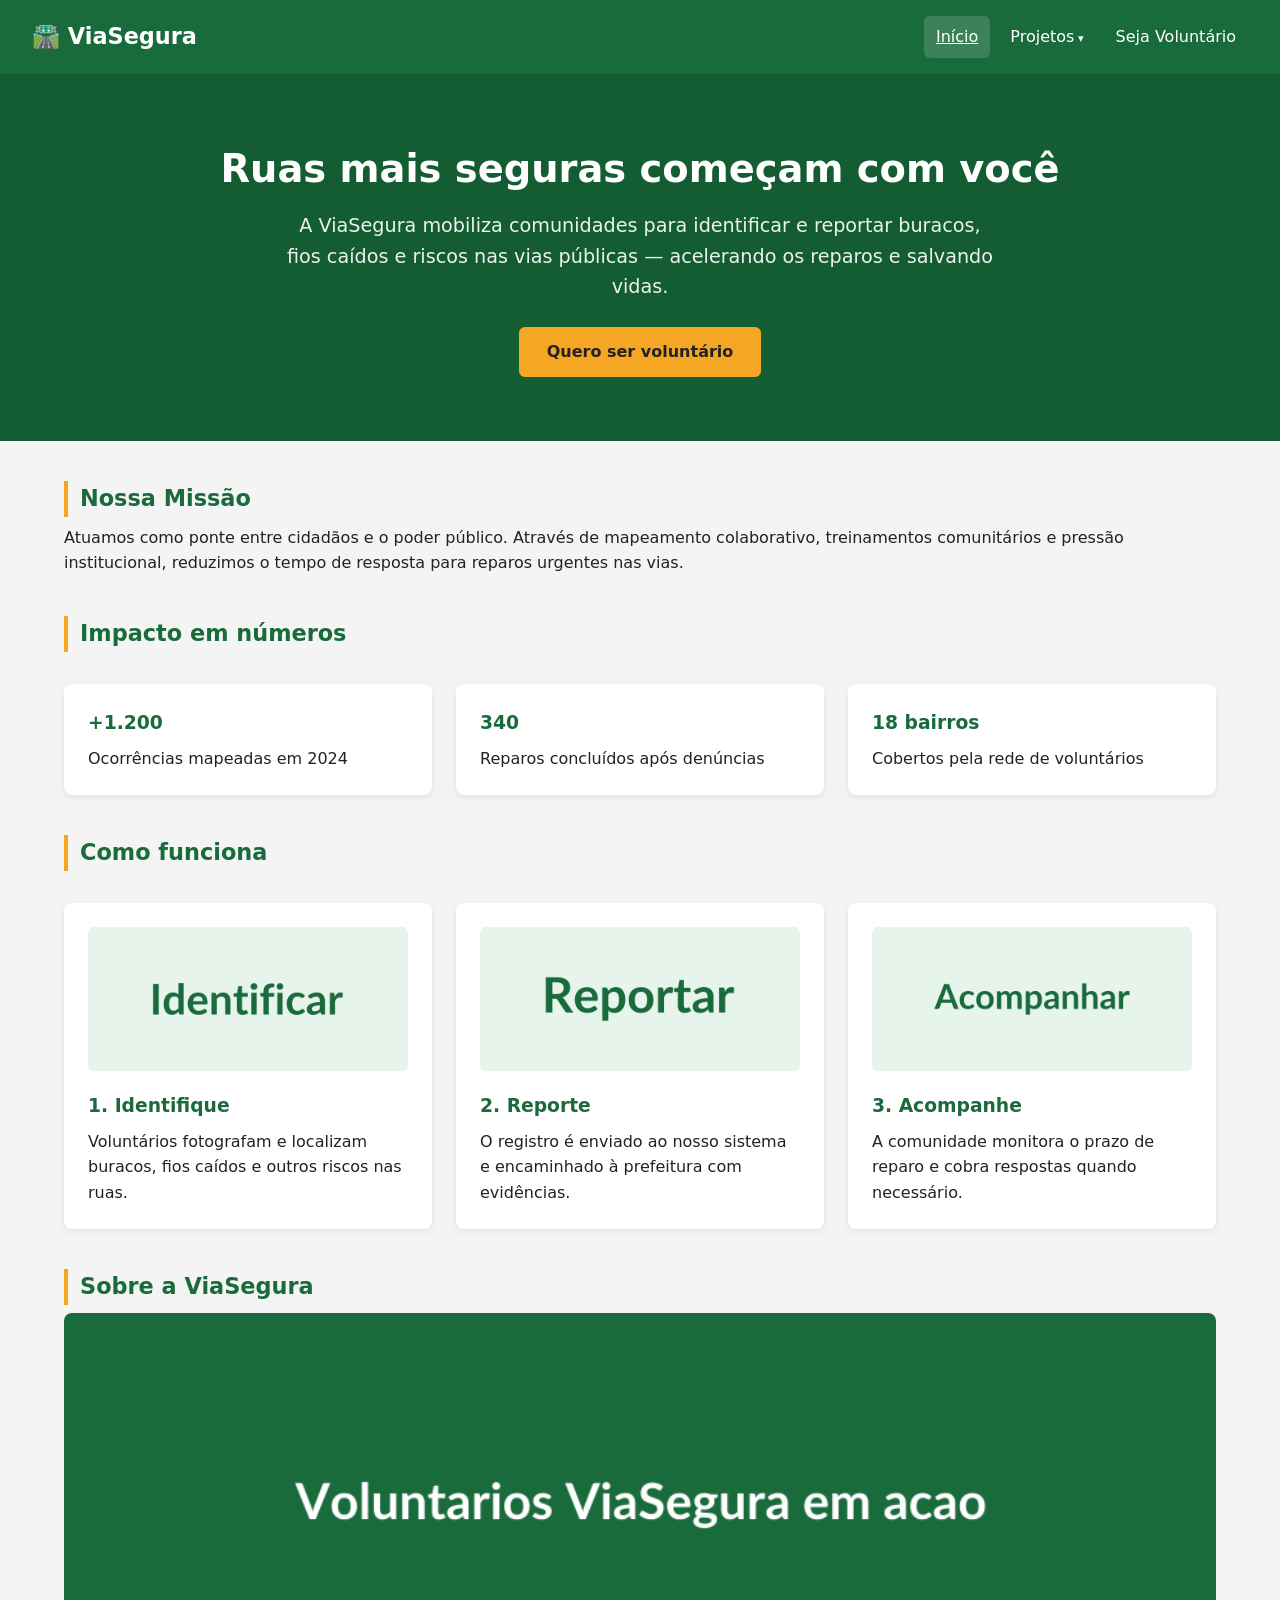
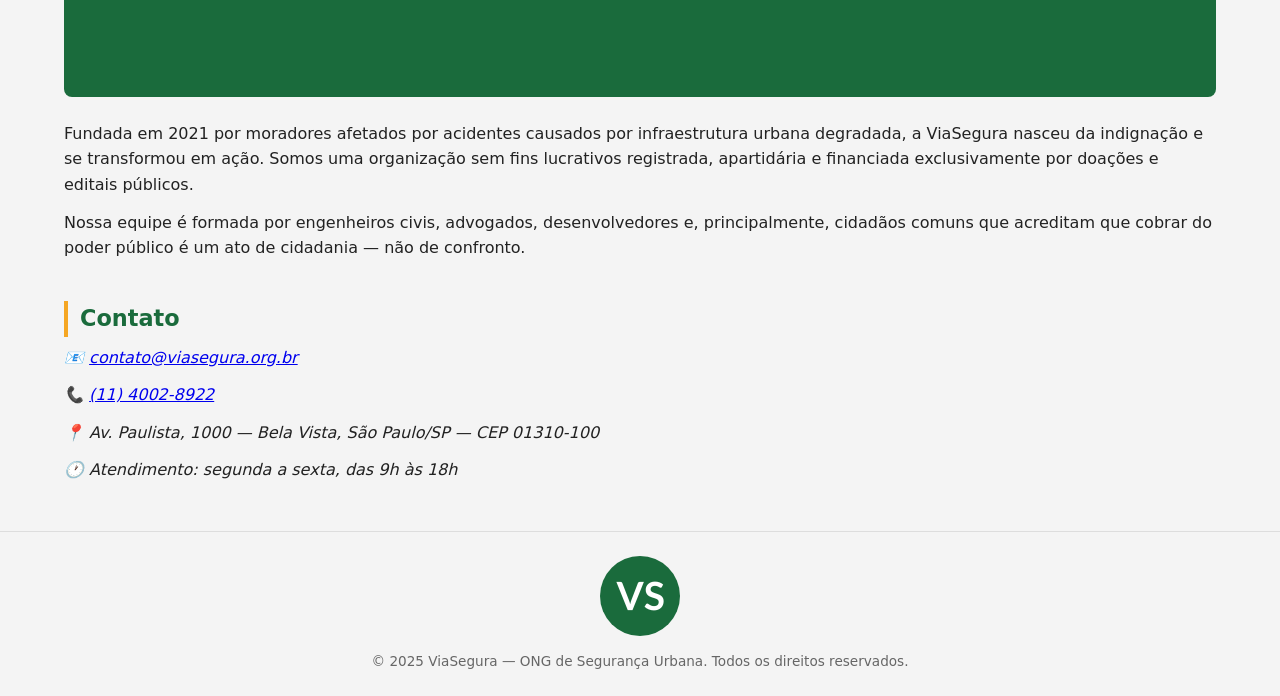
<file: html/index.html>
<!DOCTYPE html>
<html lang="pt-BR">
<head>
  <meta charset="UTF-8">
  <meta name="viewport" content="width=device-width, initial-scale=1.0">
  <title>ViaSegura — ONG de Segurança Urbana</title>
  <link rel="stylesheet" href="../css/style.css">
</head>
<body>

  <header>
    <a href="index.html" class="logo">🛣️ ViaSegura</a>
    <button class="nav-toggle" aria-controls="nav-principal" aria-expanded="false" aria-label="Abrir menu">
      <span></span><span></span><span></span>
    </button>
    <nav id="nav-principal" aria-label="Navegação principal">
      <a href="index.html" aria-current="page">Início</a>
      <div class="nav-item">
        <a href="projetos.html" aria-expanded="false" aria-haspopup="true">Projetos</a>
        <div class="dropdown" role="menu">
          <a href="projetos.html#ativos-titulo" role="menuitem">Projetos em andamento</a>
          <a href="projetos.html#concluidos-titulo" role="menuitem">Projetos concluídos</a>
          <a href="projetos.html#voluntariado-titulo" role="menuitem">Como se voluntariar</a>
          <a href="projetos.html#doacao-titulo" role="menuitem">Campanhas de doação</a>
          <a href="projetos.html#faq-titulo" role="menuitem">Perguntas frequentes</a>
        </div>
      </div>
      <a href="cadastro.html">Seja Voluntário</a>
    </nav>
  </header>

  <section class="hero" aria-labelledby="hero-titulo">
    <h1 id="hero-titulo">Ruas mais seguras começam com você</h1>
    <p>A ViaSegura mobiliza comunidades para identificar e reportar buracos, fios caídos e riscos nas vias públicas — acelerando os reparos e salvando vidas.</p>
    <a href="cadastro.html" class="btn">Quero ser voluntário</a>
  </section>

  <main>
    <section aria-labelledby="missao-titulo">
      <h2 class="section-title" id="missao-titulo">Nossa Missão</h2>
      <p>Atuamos como ponte entre cidadãos e o poder público. Através de mapeamento colaborativo, treinamentos comunitários e pressão institucional, reduzimos o tempo de resposta para reparos urgentes nas vias.</p>
    </section>

    <section aria-labelledby="numeros-titulo" style="margin-top: 40px;">
      <h2 class="section-title" id="numeros-titulo">Impacto em números</h2>
      <div class="cards">
        <article class="card"><h3>+1.200</h3><p>Ocorrências mapeadas em 2024</p></article>
        <article class="card"><h3>340</h3><p>Reparos concluídos após denúncias</p></article>
        <article class="card"><h3>18 bairros</h3><p>Cobertos pela rede de voluntários</p></article>
      </div>
    </section>

    <section aria-labelledby="como-titulo" style="margin-top: 40px;">
      <h2 class="section-title" id="como-titulo">Como funciona</h2>
      <div class="cards">
        <article class="card">
          <picture>
            <source srcset="../img/passo-identificar.png" type="image/png">
            <img src="../img/passo-identificar.png" alt="Voluntário apontando para buraco no asfalto e registrando com celular" width="400" height="180" loading="lazy" style="width:100%; height:auto; border-radius:6px; margin-bottom:12px;">
          </picture>
          <h3>1. Identifique</h3>
          <p>Voluntários fotografam e localizam buracos, fios caídos e outros riscos nas ruas.</p>
        </article>
        <article class="card">
          <picture>
            <source srcset="../img/passo-reportar.png" type="image/png">
            <img src="../img/passo-reportar.png" alt="Tela de aplicativo exibindo formulário de envio de ocorrência urbana" width="400" height="180" loading="lazy" style="width:100%; height:auto; border-radius:6px; margin-bottom:12px;">
          </picture>
          <h3>2. Reporte</h3>
          <p>O registro é enviado ao nosso sistema e encaminhado à prefeitura com evidências.</p>
        </article>
        <article class="card">
          <picture>
            <source srcset="../img/passo-acompanhar.png" type="image/png">
            <img src="../img/passo-acompanhar.png" alt="Mapa digital com marcadores coloridos indicando status de reparos em diferentes bairros" width="400" height="180" loading="lazy" style="width:100%; height:auto; border-radius:6px; margin-bottom:12px;">
          </picture>
          <h3>3. Acompanhe</h3>
          <p>A comunidade monitora o prazo de reparo e cobra respostas quando necessário.</p>
        </article>
      </div>
    </section>

    <section aria-labelledby="sobre-titulo" style="margin-top: 40px;">
      <h2 class="section-title" id="sobre-titulo">Sobre a ViaSegura</h2>
      <picture>
        <source srcset="../img/banner-sobre.png" type="image/png">
        <img src="../img/banner-sobre.png" alt="Grupo de voluntários da ViaSegura fotografando um buraco em via pública durante atividade de mapeamento" width="900" height="300" loading="lazy" style="width:100%; height:auto; border-radius:8px; margin-bottom:16px;">
      </picture>
      <p>Fundada em 2021 por moradores afetados por acidentes causados por infraestrutura urbana degradada, a ViaSegura nasceu da indignação e se transformou em ação. Somos uma organização sem fins lucrativos registrada, apartidária e financiada exclusivamente por doações e editais públicos.</p>
      <p style="margin-top: 12px;">Nossa equipe é formada por engenheiros civis, advogados, desenvolvedores e, principalmente, cidadãos comuns que acreditam que cobrar do poder público é um ato de cidadania — não de confronto.</p>
    </section>

    <section aria-labelledby="contato-titulo" style="margin-top: 40px;">
      <h2 class="section-title" id="contato-titulo">Contato</h2>
      <address>
        <ul class="contact-list">
          <li>📧 <a href="mailto:contato@viasegura.org.br">contato@viasegura.org.br</a></li>
          <li>📞 <a href="tel:+551140028922">(11) 4002-8922</a></li>
          <li>📍 Av. Paulista, 1000 — Bela Vista, São Paulo/SP — CEP 01310-100</li>
          <li>🕐 Atendimento: segunda a sexta, das 9h às 18h</li>
        </ul>
      </address>
    </section>
  </main>

  <footer>
    <picture>
      <source srcset="../img/logo-footer.png" type="image/png">
      <img src="../img/logo-footer.png" alt="" width="80" height="80" style="border-radius:50%;">
    </picture>
    <p>© 2025 ViaSegura — ONG de Segurança Urbana. Todos os direitos reservados.</p>
  </footer>

  <script src="../js/main.js"></script>

</body>
</html>
</file>
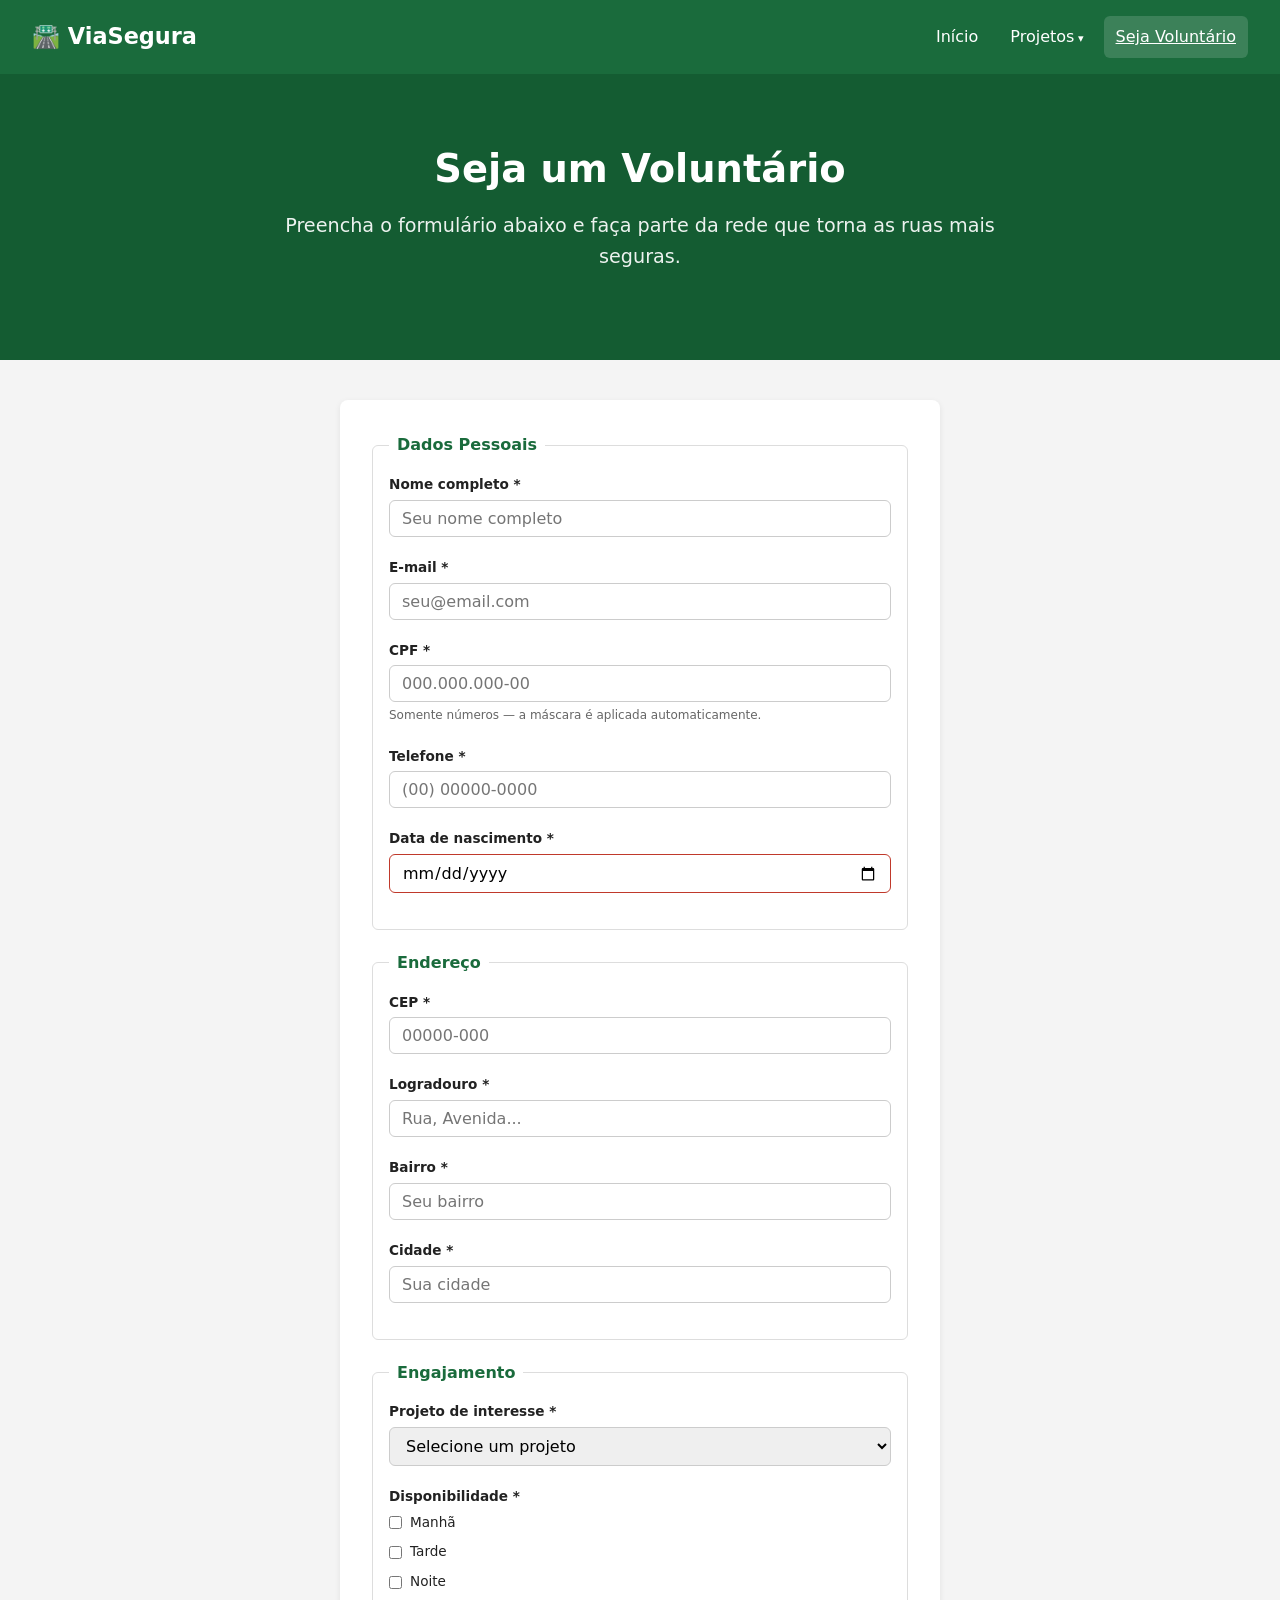
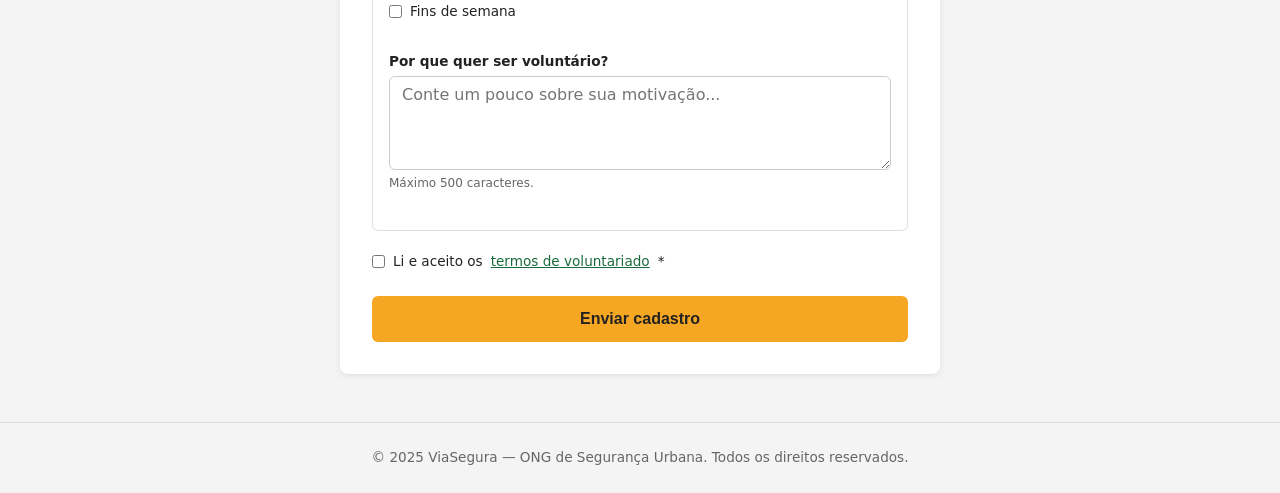
<file: html/cadastro.html>
<!DOCTYPE html>
<html lang="pt-BR">
<head>
  <meta charset="UTF-8">
  <meta name="viewport" content="width=device-width, initial-scale=1.0">
  <title>Cadastro de Voluntário — ViaSegura</title>
  <link rel="stylesheet" href="../css/style.css">
</head>
<body>

  <header>
    <a href="index.html" class="logo">🛣️ ViaSegura</a>
    <button class="nav-toggle" aria-controls="nav-principal" aria-expanded="false" aria-label="Abrir menu">
      <span></span><span></span><span></span>
    </button>
    <nav id="nav-principal" aria-label="Navegação principal">
      <a href="index.html">Início</a>
      <div class="nav-item">
        <a href="projetos.html" aria-expanded="false" aria-haspopup="true">Projetos</a>
        <div class="dropdown" role="menu">
          <a href="projetos.html#ativos-titulo" role="menuitem">Projetos em andamento</a>
          <a href="projetos.html#concluidos-titulo" role="menuitem">Projetos concluídos</a>
          <a href="projetos.html#voluntariado-titulo" role="menuitem">Como se voluntariar</a>
          <a href="projetos.html#doacao-titulo" role="menuitem">Campanhas de doação</a>
          <a href="projetos.html#faq-titulo" role="menuitem">Perguntas frequentes</a>
        </div>
      </div>
      <a href="cadastro.html" aria-current="page">Seja Voluntário</a>
    </nav>
  </header>

  <section class="hero">
    <h1>Seja um Voluntário</h1>
    <p>Preencha o formulário abaixo e faça parte da rede que torna as ruas mais seguras.</p>
  </section>

  <main>
    <div class="form-card">
      <form id="form-cadastro" novalidate>

        <!-- Dados pessoais -->
        <fieldset>
          <legend>Dados Pessoais</legend>

          <div class="form-group">
            <label for="nome">Nome completo *</label>
            <input type="text" id="nome" name="nome" placeholder="Seu nome completo"
              required minlength="3" autocomplete="name">
          </div>

          <div class="form-group">
            <label for="email">E-mail *</label>
            <input type="email" id="email" name="email" placeholder="seu@email.com"
              required autocomplete="email">
          </div>

          <div class="form-group">
            <label for="cpf">CPF *</label>
            <input type="text" id="cpf" name="cpf" placeholder="000.000.000-00"
              required maxlength="14" inputmode="numeric" autocomplete="off"
              pattern="\d{3}\.\d{3}\.\d{3}-\d{2}" title="CPF no formato 000.000.000-00">
            <span class="hint">Somente números — a máscara é aplicada automaticamente.</span>
          </div>

          <div class="form-group">
            <label for="telefone">Telefone *</label>
            <input type="text" id="telefone" name="telefone" placeholder="(00) 00000-0000"
              required maxlength="15" inputmode="numeric" autocomplete="tel"
              pattern="\(\d{2}\) \d{4,5}-\d{4}" title="Telefone no formato (00) 00000-0000">
          </div>

          <div class="form-group">
            <label for="nascimento">Data de nascimento *</label>
            <input type="date" id="nascimento" name="nascimento" required max="">
          </div>
        </fieldset>

        <!-- Endereço -->
        <fieldset>
          <legend>Endereço</legend>

          <div class="form-group">
            <label for="cep">CEP *</label>
            <input type="text" id="cep" name="cep" placeholder="00000-000"
              required maxlength="9" inputmode="numeric" autocomplete="postal-code"
              pattern="\d{5}-\d{3}" title="CEP no formato 00000-000">
          </div>

          <div class="form-group">
            <label for="logradouro">Logradouro *</label>
            <input type="text" id="logradouro" name="logradouro" placeholder="Rua, Avenida..."
              required autocomplete="street-address">
          </div>

          <div class="form-group">
            <label for="bairro">Bairro *</label>
            <input type="text" id="bairro" name="bairro" placeholder="Seu bairro" required>
          </div>

          <div class="form-group">
            <label for="cidade">Cidade *</label>
            <input type="text" id="cidade" name="cidade" placeholder="Sua cidade"
              required autocomplete="address-level2">
          </div>
        </fieldset>

        <!-- Engajamento -->
        <fieldset>
          <legend>Engajamento</legend>

          <div class="form-group">
            <label for="projeto">Projeto de interesse *</label>
            <select id="projeto" name="projeto" required>
              <option value="">Selecione um projeto</option>
              <option value="mapa-vivo">Mapa Vivo</option>
              <option value="fio-no-chao">Fio no Chão, Perigo Real</option>
              <option value="olho-na-rua">Olho na Rua</option>
              <option value="prazo-cumprido">Prazo Cumprido</option>
              <option value="api-cidada">API Cidadã</option>
              <option value="adote-quadra">Adote uma Quadra</option>
            </select>
          </div>

          <div class="form-group">
            <label>Disponibilidade *</label>
            <div class="checkbox-group">
              <label><input type="checkbox" name="disponibilidade" value="manha"> Manhã</label>
              <label><input type="checkbox" name="disponibilidade" value="tarde"> Tarde</label>
              <label><input type="checkbox" name="disponibilidade" value="noite"> Noite</label>
              <label><input type="checkbox" name="disponibilidade" value="fins-de-semana"> Fins de semana</label>
            </div>
          </div>

          <div class="form-group">
            <label for="motivacao">Por que quer ser voluntário?</label>
            <textarea id="motivacao" name="motivacao" rows="4"
              placeholder="Conte um pouco sobre sua motivação..." maxlength="500"></textarea>
            <span class="hint">Máximo 500 caracteres.</span>
          </div>
        </fieldset>

        <div class="form-group">
          <label style="display:flex; align-items:center; gap:8px; font-weight:400; cursor:pointer;">
            <input type="checkbox" id="termos" name="termos" required>
            Li e aceito os <a href="#" style="color:#1a6b3c;">termos de voluntariado</a> *
          </label>
        </div>

        <button type="submit" class="btn" style="width:100%; padding:14px;">Enviar cadastro</button>

      </form>
    </div>
  </main>

  <footer>
    <p>© 2025 ViaSegura — ONG de Segurança Urbana. Todos os direitos reservados.</p>
  </footer>

  <script src="../js/main.js"></script>
  <script src="../js/form.js"></script>

</body>
</html>
</file>
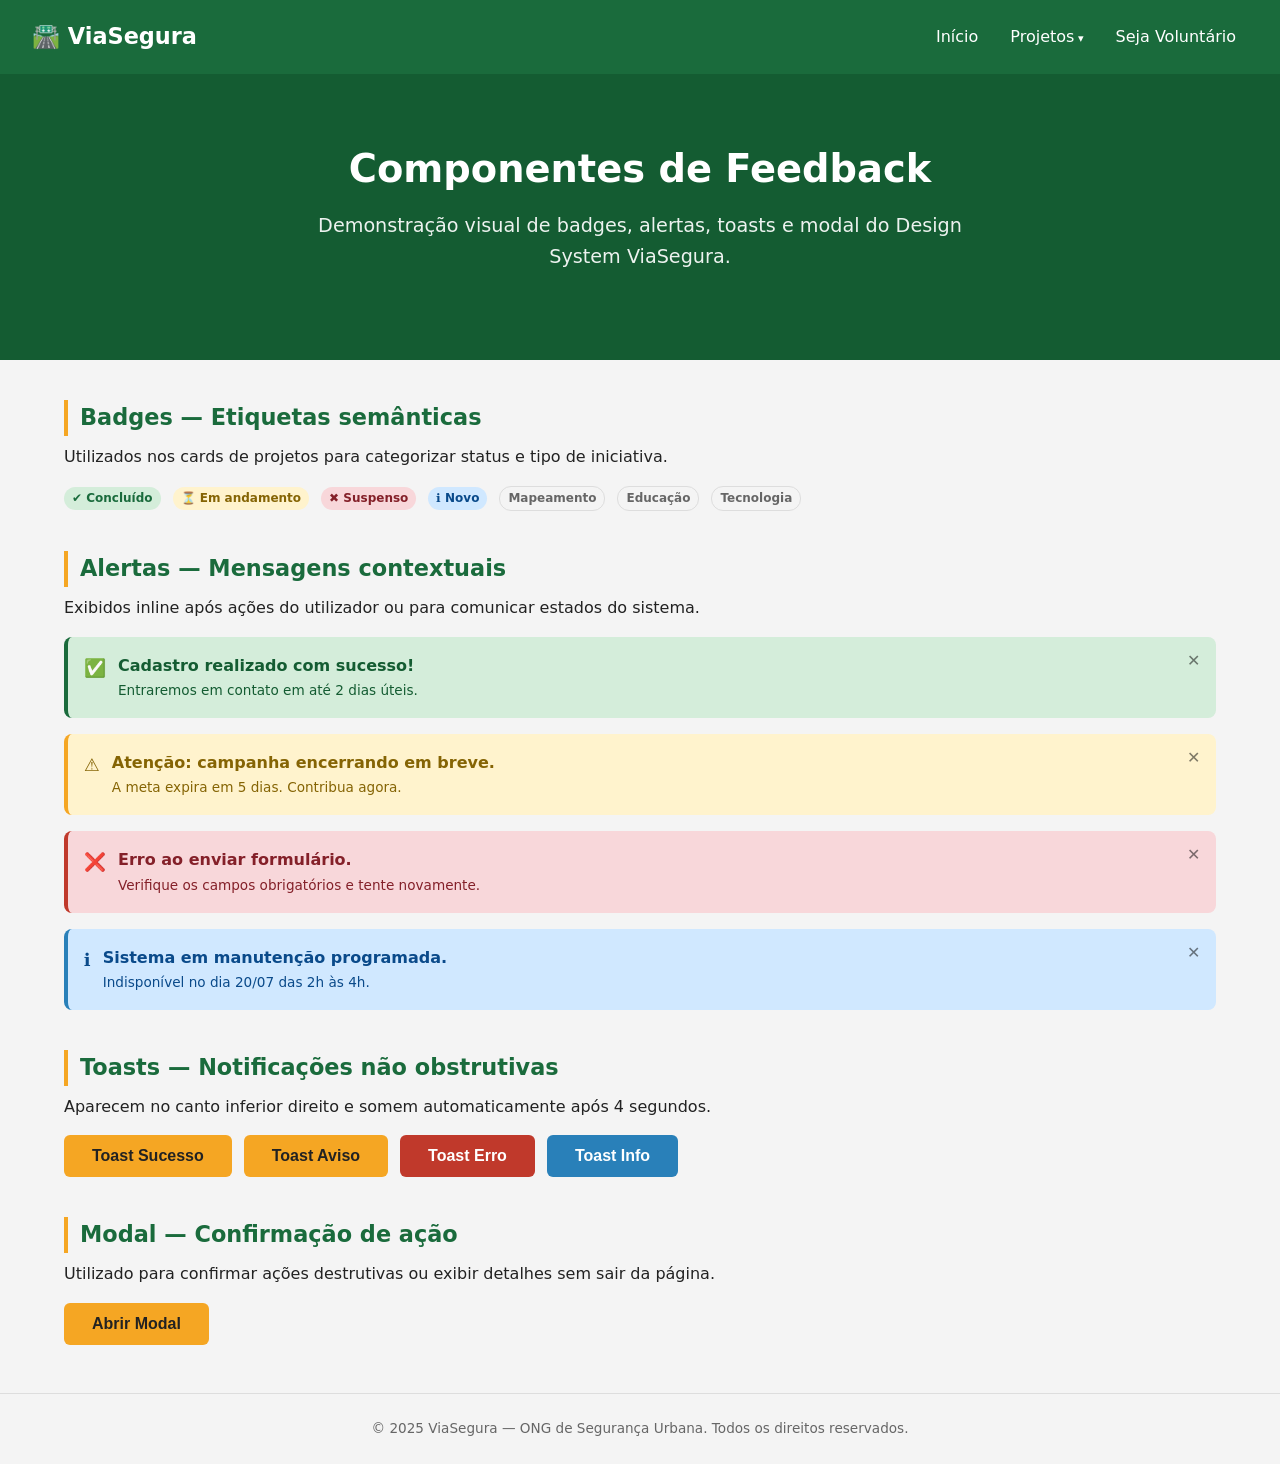
<file: html/feedback.html>
<!DOCTYPE html>
<html lang="pt-BR">
<head>
  <meta charset="UTF-8">
  <meta name="viewport" content="width=device-width, initial-scale=1.0">
  <title>Componentes de Feedback — ViaSegura</title>
  <link rel="stylesheet" href="../css/style.css">
</head>
<body>

  <header>
    <a href="index.html" class="logo">🛣️ ViaSegura</a>
    <button class="nav-toggle" aria-controls="nav-principal" aria-expanded="false" aria-label="Abrir menu">
      <span></span><span></span><span></span>
    </button>
    <nav id="nav-principal" aria-label="Navegação principal">
      <a href="index.html">Início</a>
      <div class="nav-item">
        <a href="projetos.html" aria-expanded="false" aria-haspopup="true">Projetos</a>
        <div class="dropdown" role="menu">
          <a href="projetos.html#ativos-titulo" role="menuitem">Projetos em andamento</a>
          <a href="projetos.html#concluidos-titulo" role="menuitem">Projetos concluídos</a>
          <a href="projetos.html#voluntariado-titulo" role="menuitem">Como se voluntariar</a>
          <a href="projetos.html#doacao-titulo" role="menuitem">Campanhas de doação</a>
          <a href="projetos.html#faq-titulo" role="menuitem">Perguntas frequentes</a>
        </div>
      </div>
      <a href="cadastro.html">Seja Voluntário</a>
    </nav>
  </header>

  <section class="hero">
    <h1>Componentes de Feedback</h1>
    <p>Demonstração visual de badges, alertas, toasts e modal do Design System ViaSegura.</p>
  </section>

  <main>

    <section aria-labelledby="badges-titulo">
      <h2 class="section-title" id="badges-titulo">Badges — Etiquetas semânticas</h2>
      <p style="margin-bottom: var(--space-4);">Utilizados nos cards de projetos para categorizar status e tipo de iniciativa.</p>
      <div style="display: flex; flex-wrap: wrap; gap: var(--space-3); align-items: center;">
        <span class="badge badge-success">✔ Concluído</span>
        <span class="badge badge-warning">⏳ Em andamento</span>
        <span class="badge badge-error">✖ Suspenso</span>
        <span class="badge badge-info">ℹ Novo</span>
        <span class="badge badge-neutral">Mapeamento</span>
        <span class="badge badge-neutral">Educação</span>
        <span class="badge badge-neutral">Tecnologia</span>
      </div>
    </section>

    <section aria-labelledby="alertas-titulo" style="margin-top: var(--space-10);">
      <h2 class="section-title" id="alertas-titulo">Alertas — Mensagens contextuais</h2>
      <p style="margin-bottom: var(--space-4);">Exibidos inline após ações do utilizador ou para comunicar estados do sistema.</p>

      <div class="alert alert-success" role="alert">
        <span class="alert-icon">✅</span>
        <div><strong>Cadastro realizado com sucesso!</strong> Entraremos em contato em até 2 dias úteis.</div>
        <button class="alert-close" aria-label="Fechar alerta" onclick="this.closest('.alert').remove()">✕</button>
      </div>

      <div class="alert alert-warning" role="alert">
        <span class="alert-icon">⚠️</span>
        <div><strong>Atenção: campanha encerrando em breve.</strong> A meta expira em 5 dias. Contribua agora.</div>
        <button class="alert-close" aria-label="Fechar alerta" onclick="this.closest('.alert').remove()">✕</button>
      </div>

      <div class="alert alert-error" role="alert">
        <span class="alert-icon">❌</span>
        <div><strong>Erro ao enviar formulário.</strong> Verifique os campos obrigatórios e tente novamente.</div>
        <button class="alert-close" aria-label="Fechar alerta" onclick="this.closest('.alert').remove()">✕</button>
      </div>

      <div class="alert alert-info" role="status">
        <span class="alert-icon">ℹ️</span>
        <div><strong>Sistema em manutenção programada.</strong> Indisponível no dia 20/07 das 2h às 4h.</div>
        <button class="alert-close" aria-label="Fechar alerta" onclick="this.closest('.alert').remove()">✕</button>
      </div>
    </section>

    <section aria-labelledby="toast-titulo" style="margin-top: var(--space-10);">
      <h2 class="section-title" id="toast-titulo">Toasts — Notificações não obstrutivas</h2>
      <p style="margin-bottom: var(--space-4);">Aparecem no canto inferior direito e somem automaticamente após 4 segundos.</p>
      <div style="display: flex; flex-wrap: wrap; gap: var(--space-3);">
        <button class="btn" onclick="showToast('success','✅','Ocorrência registrada!','Seu reporte foi enviado à prefeitura.')">Toast Sucesso</button>
        <button class="btn" style="background:#f5a623;" onclick="showToast('warning','⚠️','Atenção','Preencha todos os campos antes de continuar.')">Toast Aviso</button>
        <button class="btn" style="background:#c0392b;color:#fff;" onclick="showToast('error','❌','Falha no envio','Verifique sua conexão e tente novamente.')">Toast Erro</button>
        <button class="btn" style="background:#2980b9;color:#fff;" onclick="showToast('info','ℹ️','Dica','Acompanhe seus reportes na área do voluntário.')">Toast Info</button>
      </div>
    </section>

    <section aria-labelledby="modal-titulo" style="margin-top: var(--space-10);">
      <h2 class="section-title" id="modal-titulo">Modal — Confirmação de ação</h2>
      <p style="margin-bottom: var(--space-4);">Utilizado para confirmar ações destrutivas ou exibir detalhes sem sair da página.</p>
      <button class="btn" onclick="openModal('modal-demo')">Abrir Modal</button>
    </section>

  </main>

  <div class="toast-region" aria-live="polite" aria-atomic="true" id="toast-region"></div>

  <div class="modal-backdrop" id="modal-demo" role="dialog" aria-modal="true" aria-labelledby="modal-titulo-dialog">
    <div class="modal">
      <div class="modal-header">
        <h2 id="modal-titulo-dialog">Confirmar cancelamento</h2>
        <button class="modal-close" aria-label="Fechar modal" onclick="closeModal('modal-demo')">✕</button>
      </div>
      <div class="modal-body">
        <p>Tem certeza que deseja cancelar sua inscrição no projeto <strong>Mapa Vivo</strong>?</p>
        <p style="margin-top: var(--space-3); color: var(--color-text-muted);">Esta ação não pode ser desfeita. Você poderá se inscrever novamente a qualquer momento.</p>
      </div>
      <div class="modal-footer">
        <button class="btn-secondary" onclick="closeModal('modal-demo')">Cancelar</button>
        <button class="btn" onclick="closeModal('modal-demo'); showToast('success','✅','Inscrição cancelada','Você foi removido do projeto Mapa Vivo.')">Confirmar</button>
      </div>
    </div>
  </div>

  <footer>
    <p>© 2025 ViaSegura — ONG de Segurança Urbana. Todos os direitos reservados.</p>
  </footer>

  <script src="../js/main.js"></script>

</body>
</html>
</file>
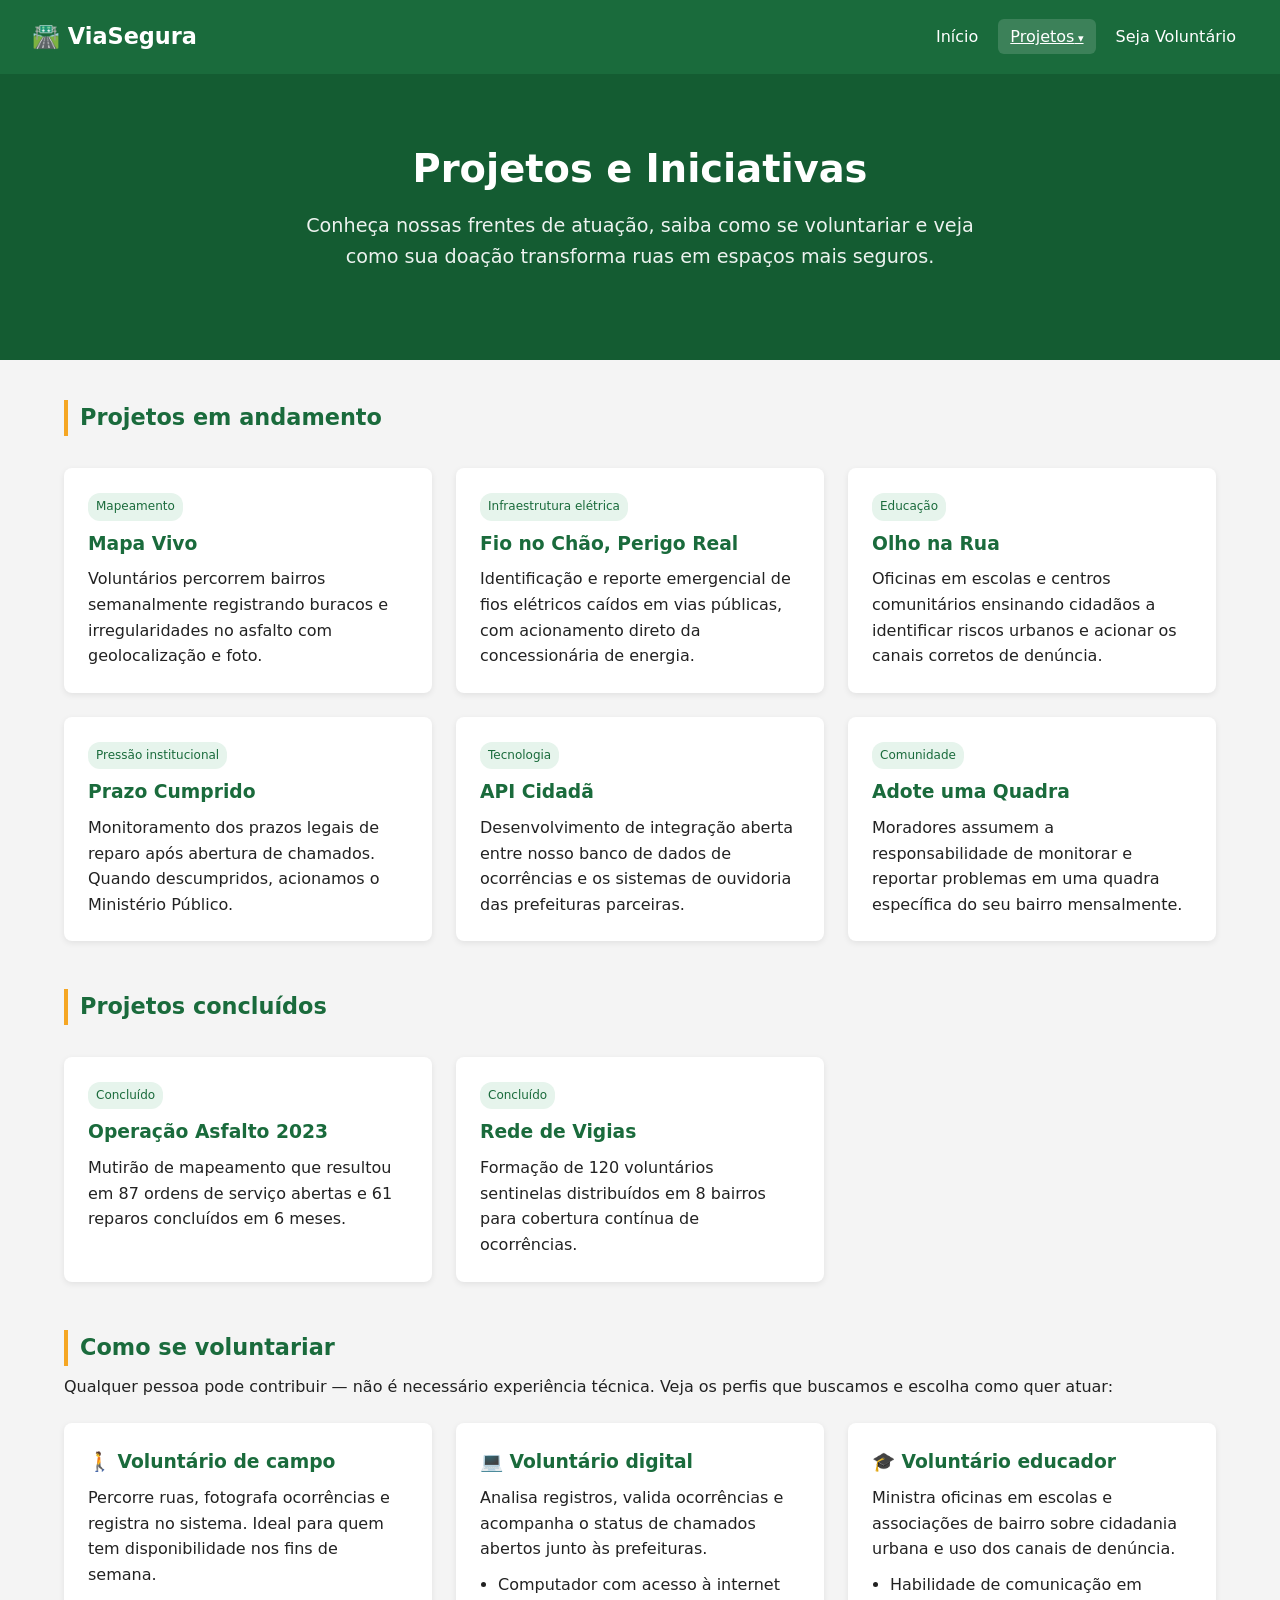
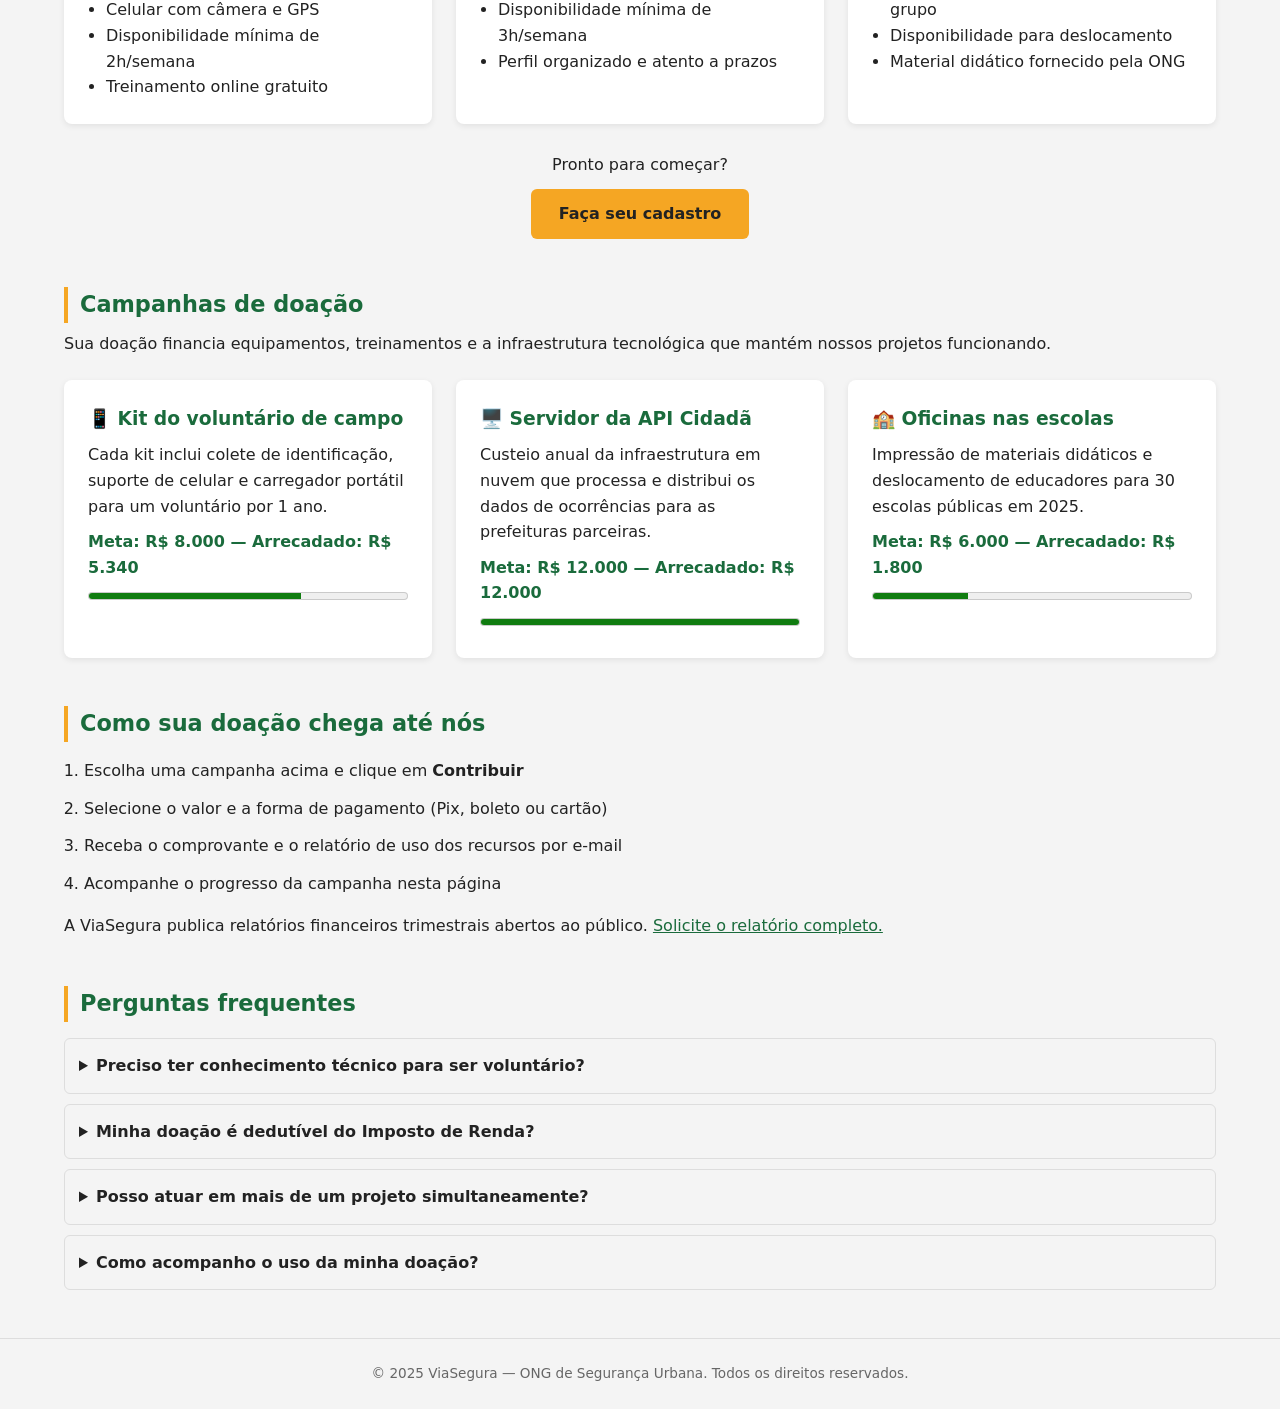
<file: html/projetos.html>
<!DOCTYPE html>
<html lang="pt-BR">
<head>
  <meta charset="UTF-8">
  <meta name="viewport" content="width=device-width, initial-scale=1.0">
  <title>Projetos — ViaSegura</title>
  <link rel="stylesheet" href="../css/style.css">
</head>
<body>

  <header>
    <a href="index.html" class="logo">🛣️ ViaSegura</a>
    <button class="nav-toggle" aria-controls="nav-principal" aria-expanded="false" aria-label="Abrir menu">
      <span></span><span></span><span></span>
    </button>
    <nav id="nav-principal" aria-label="Navegação principal">
      <a href="index.html">Início</a>
      <div class="nav-item">
        <a href="projetos.html" aria-current="page" aria-expanded="false" aria-haspopup="true">Projetos</a>
        <div class="dropdown" role="menu">
          <a href="projetos.html#ativos-titulo" role="menuitem">Projetos em andamento</a>
          <a href="projetos.html#concluidos-titulo" role="menuitem">Projetos concluídos</a>
          <a href="projetos.html#voluntariado-titulo" role="menuitem">Como se voluntariar</a>
          <a href="projetos.html#doacao-titulo" role="menuitem">Campanhas de doação</a>
          <a href="projetos.html#faq-titulo" role="menuitem">Perguntas frequentes</a>
        </div>
      </div>
      <a href="cadastro.html">Seja Voluntário</a>
    </nav>
  </header>

  <section class="hero">
    <h1>Projetos e Iniciativas</h1>
    <p>Conheça nossas frentes de atuação, saiba como se voluntariar e veja como sua doação transforma ruas em espaços mais seguros.</p>
  </section>

  <main>

    <section aria-labelledby="ativos-titulo">
      <h2 class="section-title" id="ativos-titulo">Projetos em andamento</h2>
      <div class="cards">
        <article class="card"><span class="tag">Mapeamento</span><h3>Mapa Vivo</h3><p>Voluntários percorrem bairros semanalmente registrando buracos e irregularidades no asfalto com geolocalização e foto.</p></article>
        <article class="card"><span class="tag">Infraestrutura elétrica</span><h3>Fio no Chão, Perigo Real</h3><p>Identificação e reporte emergencial de fios elétricos caídos em vias públicas, com acionamento direto da concessionária de energia.</p></article>
        <article class="card"><span class="tag">Educação</span><h3>Olho na Rua</h3><p>Oficinas em escolas e centros comunitários ensinando cidadãos a identificar riscos urbanos e acionar os canais corretos de denúncia.</p></article>
        <article class="card"><span class="tag">Pressão institucional</span><h3>Prazo Cumprido</h3><p>Monitoramento dos prazos legais de reparo após abertura de chamados. Quando descumpridos, acionamos o Ministério Público.</p></article>
        <article class="card"><span class="tag">Tecnologia</span><h3>API Cidadã</h3><p>Desenvolvimento de integração aberta entre nosso banco de dados de ocorrências e os sistemas de ouvidoria das prefeituras parceiras.</p></article>
        <article class="card"><span class="tag">Comunidade</span><h3>Adote uma Quadra</h3><p>Moradores assumem a responsabilidade de monitorar e reportar problemas em uma quadra específica do seu bairro mensalmente.</p></article>
      </div>
    </section>

    <section aria-labelledby="concluidos-titulo" style="margin-top: 48px;">
      <h2 class="section-title" id="concluidos-titulo">Projetos concluídos</h2>
      <div class="cards">
        <article class="card"><span class="tag">Concluído</span><h3>Operação Asfalto 2023</h3><p>Mutirão de mapeamento que resultou em 87 ordens de serviço abertas e 61 reparos concluídos em 6 meses.</p></article>
        <article class="card"><span class="tag">Concluído</span><h3>Rede de Vigias</h3><p>Formação de 120 voluntários sentinelas distribuídos em 8 bairros para cobertura contínua de ocorrências.</p></article>
      </div>
    </section>

    <section aria-labelledby="voluntariado-titulo" style="margin-top: 48px;">
      <h2 class="section-title" id="voluntariado-titulo">Como se voluntariar</h2>
      <p>Qualquer pessoa pode contribuir — não é necessário experiência técnica. Veja os perfis que buscamos e escolha como quer atuar:</p>
      <div class="cards" style="margin-top: 24px;">
        <article class="card">
          <h3>🚶 Voluntário de campo</h3>
          <p>Percorre ruas, fotografa ocorrências e registra no sistema. Ideal para quem tem disponibilidade nos fins de semana.</p>
          <ul style="margin-top: 10px; padding-left: 18px;">
            <li>Celular com câmera e GPS</li>
            <li>Disponibilidade mínima de 2h/semana</li>
            <li>Treinamento online gratuito</li>
          </ul>
        </article>
        <article class="card">
          <h3>💻 Voluntário digital</h3>
          <p>Analisa registros, valida ocorrências e acompanha o status de chamados abertos junto às prefeituras.</p>
          <ul style="margin-top: 10px; padding-left: 18px;">
            <li>Computador com acesso à internet</li>
            <li>Disponibilidade mínima de 3h/semana</li>
            <li>Perfil organizado e atento a prazos</li>
          </ul>
        </article>
        <article class="card">
          <h3>🎓 Voluntário educador</h3>
          <p>Ministra oficinas em escolas e associações de bairro sobre cidadania urbana e uso dos canais de denúncia.</p>
          <ul style="margin-top: 10px; padding-left: 18px;">
            <li>Habilidade de comunicação em grupo</li>
            <li>Disponibilidade para deslocamento</li>
            <li>Material didático fornecido pela ONG</li>
          </ul>
        </article>
      </div>
      <div style="margin-top: 28px; text-align: center;">
        <p>Pronto para começar?</p>
        <a href="cadastro.html" class="btn" style="margin-top: 12px;">Faça seu cadastro</a>
      </div>
    </section>

    <section aria-labelledby="doacao-titulo" style="margin-top: 48px;">
      <h2 class="section-title" id="doacao-titulo">Campanhas de doação</h2>
      <p>Sua doação financia equipamentos, treinamentos e a infraestrutura tecnológica que mantém nossos projetos funcionando.</p>
      <div class="cards" style="margin-top: 24px;">
        <article class="card">
          <h3>📱 Kit do voluntário de campo</h3>
          <p>Cada kit inclui colete de identificação, suporte de celular e carregador portátil para um voluntário por 1 ano.</p>
          <strong style="display:block; margin-top: 10px; color: #1a6b3c;">Meta: R$ 8.000 — Arrecadado: R$ 5.340</strong>
          <meter min="0" max="8000" value="5340" style="width:100%; margin-top:8px;" title="Progresso da campanha Kit do voluntário"></meter>
        </article>
        <article class="card">
          <h3>🖥️ Servidor da API Cidadã</h3>
          <p>Custeio anual da infraestrutura em nuvem que processa e distribui os dados de ocorrências para as prefeituras parceiras.</p>
          <strong style="display:block; margin-top: 10px; color: #1a6b3c;">Meta: R$ 12.000 — Arrecadado: R$ 12.000</strong>
          <meter min="0" max="12000" value="12000" style="width:100%; margin-top:8px;" title="Progresso da campanha Servidor"></meter>
        </article>
        <article class="card">
          <h3>🏫 Oficinas nas escolas</h3>
          <p>Impressão de materiais didáticos e deslocamento de educadores para 30 escolas públicas em 2025.</p>
          <strong style="display:block; margin-top: 10px; color: #1a6b3c;">Meta: R$ 6.000 — Arrecadado: R$ 1.800</strong>
          <meter min="0" max="6000" value="1800" style="width:100%; margin-top:8px;" title="Progresso da campanha Oficinas"></meter>
        </article>
      </div>
    </section>

    <section aria-labelledby="como-doar-titulo" style="margin-top: 48px;">
      <h2 class="section-title" id="como-doar-titulo">Como sua doação chega até nós</h2>
      <ol class="steps-list">
        <li>Escolha uma campanha acima e clique em <strong>Contribuir</strong></li>
        <li>Selecione o valor e a forma de pagamento (Pix, boleto ou cartão)</li>
        <li>Receba o comprovante e o relatório de uso dos recursos por e-mail</li>
        <li>Acompanhe o progresso da campanha nesta página</li>
      </ol>
      <p style="margin-top: 16px;">A ViaSegura publica relatórios financeiros trimestrais abertos ao público. <a href="mailto:transparencia@viasegura.org.br" style="color:#1a6b3c;">Solicite o relatório completo.</a></p>
    </section>

    <section aria-labelledby="faq-titulo" style="margin-top: 48px;">
      <h2 class="section-title" id="faq-titulo">Perguntas frequentes</h2>
      <details style="margin-top: 16px; border: 1px solid #ddd; border-radius: 6px; padding: 14px;">
        <summary style="cursor:pointer; font-weight:600;">Preciso ter conhecimento técnico para ser voluntário?</summary>
        <p style="margin-top: 10px;">Não. A maioria das atividades exige apenas um celular e disposição. Oferecemos treinamento gratuito para todos os perfis.</p>
      </details>
      <details style="margin-top: 10px; border: 1px solid #ddd; border-radius: 6px; padding: 14px;">
        <summary style="cursor:pointer; font-weight:600;">Minha doação é dedutível do Imposto de Renda?</summary>
        <p style="margin-top: 10px;">Ainda não somos qualificados como OSCIP, portanto a dedução fiscal não se aplica. Trabalhamos para obter essa certificação em 2025.</p>
      </details>
      <details style="margin-top: 10px; border: 1px solid #ddd; border-radius: 6px; padding: 14px;">
        <summary style="cursor:pointer; font-weight:600;">Posso atuar em mais de um projeto simultaneamente?</summary>
        <p style="margin-top: 10px;">Sim. Após o cadastro, você pode indicar interesse em múltiplos projetos e nossa equipe fará a alocação conforme disponibilidade.</p>
      </details>
      <details style="margin-top: 10px; border: 1px solid #ddd; border-radius: 6px; padding: 14px;">
        <summary style="cursor:pointer; font-weight:600;">Como acompanho o uso da minha doação?</summary>
        <p style="margin-top: 10px;">Enviamos relatórios por e-mail a cada trimestre e publicamos o balanço completo no site. Transparência é um valor inegociável para nós.</p>
      </details>
    </section>

  </main>

  <footer>
    <p>© 2025 ViaSegura — ONG de Segurança Urbana. Todos os direitos reservados.</p>
  </footer>

  <script src="../js/main.js"></script>

</body>
</html>
</file>
<file: css/style.css>
/* ═══════════════════════════════════════════════
   DESIGN SYSTEM — ViaSegura
   ═══════════════════════════════════════════════ */

:root {
  --color-primary:        #1a6b3c;
  --color-primary-dark:   #145c32;
  --color-primary-light:  #e6f4ec;
  --color-accent:         #f5a623;
  --color-accent-dark:    #e09510;
  --color-white:          #ffffff;
  --color-bg:             #f4f4f4;
  --color-border:         #dddddd;
  --color-border-input:   #cccccc;
  --color-text:           #222222;
  --color-text-muted:     #666666;
  --color-error:          #c0392b;

  --font-family:          system-ui, sans-serif;
  --font-size-xs:         0.75rem;
  --font-size-sm:         0.85rem;
  --font-size-base:       1rem;
  --font-size-md:         1.1rem;
  --font-size-lg:         1.4rem;
  --font-size-xl:         2rem;
  --font-weight-normal:   400;
  --font-weight-semibold: 600;
  --font-weight-bold:     700;
  --line-height-base:     1.6;

  --space-1:   4px;
  --space-2:   8px;
  --space-3:   12px;
  --space-4:   16px;
  --space-5:   20px;
  --space-6:   24px;
  --space-7:   28px;
  --space-8:   32px;
  --space-10:  40px;
  --space-12:  48px;
  --space-16:  64px;

  --radius-sm:   6px;
  --radius-md:   8px;
  --radius-pill: 12px;
  --shadow-card: 0 2px 6px rgba(0, 0, 0, 0.08);

  --grid-columns: 12;
  --grid-gap:     var(--space-6);
}

/* ═══════════════════════════════════════════════
   RESET
   ═══════════════════════════════════════════════ */

*, *::before, *::after {
  box-sizing: border-box;
  margin: 0;
  padding: 0;
}

body {
  font-family: var(--font-family);
  background: var(--color-bg);
  color: var(--color-text);
  line-height: var(--line-height-base);
}

/* ═══════════════════════════════════════════════
   FLEXBOX UTILITIES
   ═══════════════════════════════════════════════ */

/* Cabeçalho: logo + nav lado a lado */
.flex-row {
  display: flex;
  flex-direction: row;
  align-items: center;
  gap: var(--space-4);
}

/* Empilhamento vertical genérico */
.flex-col {
  display: flex;
  flex-direction: column;
  gap: var(--space-3);
}

/* Interior do card: empilha conteúdo e empurra botão/tag para baixo */
.card-body {
  display: flex;
  flex-direction: column;
  justify-content: space-between;
  height: 100%;
  gap: var(--space-2);
}

/* Cards de estatística: ícone + texto em linha */
.stat-card {
  display: flex;
  flex-direction: row;
  align-items: center;
  gap: var(--space-4);
}

.stat-card .stat-icon {
  font-size: 2rem;
  flex-shrink: 0;
}

/* Lista de contato: itens em coluna com espaçamento uniforme */
.contact-list {
  list-style: none;
  display: flex;
  flex-direction: column;
  gap: var(--space-3);
}

/* Lista numerada de passos: coluna com gap */
.steps-list {
  padding-left: var(--space-5);
  display: flex;
  flex-direction: column;
  gap: var(--space-3);
  margin-top: var(--space-4);
}

/* Checkbox label: ícone + texto alinhados */
.checkbox-group label {
  display: flex;
  align-items: center;
  gap: var(--space-2);
}

/* Rodapé: empilha logo e texto centralizados */
footer {
  display: flex;
  flex-direction: column;
  align-items: center;
  gap: var(--space-2);
}

/* ═══════════════════════════════════════════════
   GRID SYSTEM — 12 COLUNAS
   ═══════════════════════════════════════════════ */

.grid {
  display: grid;
  grid-template-columns: repeat(var(--grid-columns), 1fr);
  gap: var(--grid-gap);
}

.col-1  { grid-column: span 1; }
.col-2  { grid-column: span 2; }
.col-3  { grid-column: span 3; }
.col-4  { grid-column: span 4; }
.col-6  { grid-column: span 6; }
.col-8  { grid-column: span 8; }
.col-9  { grid-column: span 9; }
.col-12 { grid-column: span 12; }

.layout-main {
  display: grid;
  grid-template-columns: repeat(12, 1fr);
  grid-template-areas:
    "header header header header header header header header header header header header"
    "main   main   main   main   main   main   main   main   main   side   side   side"
    "footer footer footer footer footer footer footer footer footer footer footer footer";
  gap: var(--grid-gap);
}

/* ═══════════════════════════════════════════════
   HEADER & NAV
   ═══════════════════════════════════════════════ */

header {
  background: var(--color-primary);
  color: var(--color-white);
  padding: var(--space-4) var(--space-8);
  display: flex;
  align-items: center;
  justify-content: space-between;
  position: relative;
}

header .logo {
  font-size: var(--font-size-lg);
  font-weight: var(--font-weight-bold);
  text-decoration: none;
  color: var(--color-white);
}

/* ── Botão hambúrguer (oculto no desktop) ── */
.nav-toggle {
  display: none;
  flex-direction: column;
  justify-content: space-between;
  width: 28px;
  height: 20px;
  background: none;
  border: none;
  cursor: pointer;
  padding: 0;
  z-index: 200;
}

.nav-toggle span {
  display: block;
  height: 3px;
  background: var(--color-white);
  border-radius: 2px;
  transition: transform 0.3s, opacity 0.3s;
}

/* Animação X quando aberto */
.nav-toggle[aria-expanded="true"] span:nth-child(1) {
  transform: translateY(8.5px) rotate(45deg);
}
.nav-toggle[aria-expanded="true"] span:nth-child(2) {
  opacity: 0;
}
.nav-toggle[aria-expanded="true"] span:nth-child(3) {
  transform: translateY(-8.5px) rotate(-45deg);
}

/* ── Nav principal ── */
nav {
  display: flex;
  align-items: center;
  gap: var(--space-2);
}

nav > a,
nav > .nav-item > a {
  color: var(--color-white);
  text-decoration: none;
  padding: var(--space-2) var(--space-3);
  font-size: var(--font-size-base);
  border-radius: var(--radius-sm);
  white-space: nowrap;
}

nav > a:hover,
nav > a[aria-current="page"],
nav > .nav-item > a:hover,
nav > .nav-item > a[aria-current="page"] {
  background: rgba(255,255,255,0.15);
  text-decoration: underline;
}

nav > a:focus-visible,
nav > .nav-item > a:focus-visible {
  outline: 3px solid var(--color-white);
  outline-offset: 2px;
  border-radius: var(--radius-sm);
}

/* ── Dropdown ── */
.nav-item {
  position: relative;
}

.nav-item > a::after {
  content: " ▾";
  font-size: 0.7em;
}

.dropdown {
  display: none;
  position: absolute;
  top: calc(100% + var(--space-2));
  left: 0;
  background: var(--color-white);
  border-radius: var(--radius-md);
  box-shadow: 0 4px 16px rgba(0,0,0,0.15);
  min-width: 200px;
  z-index: 100;
  overflow: hidden;
}

.dropdown a {
  display: block;
  padding: var(--space-3) var(--space-4);
  color: var(--color-text);
  text-decoration: none;
  font-size: var(--font-size-sm);
  border-bottom: 1px solid var(--color-border);
}

.dropdown a:last-child {
  border-bottom: none;
}

.dropdown a:hover {
  background: var(--color-primary-light);
  color: var(--color-primary);
}

/* Abre dropdown ao hover (desktop) */
.nav-item:hover .dropdown,
.nav-item:focus-within .dropdown {
  display: block;
}

/* Abre dropdown via JS (aria-expanded) */
.nav-item > a[aria-expanded="true"] + .dropdown {
  display: block;
}

/* ═══════════════════════════════════════════════
   HERO
   ═══════════════════════════════════════════════ */

.hero {
  background: var(--color-primary-dark);
  color: var(--color-white);
  text-align: center;
  padding: var(--space-16) var(--space-8);
}

.hero h1 {
  font-size: var(--font-size-xl);
  margin-bottom: var(--space-3);
}

.hero p {
  font-size: var(--font-size-md);
  max-width: 600px;
  margin: 0 auto var(--space-6);
  color: rgba(255,255,255,0.92); /* valor fixo em vez de opacity para não afetar filhos */
}

/* ═══════════════════════════════════════════════
   BOTÃO
   ═══════════════════════════════════════════════ */

.btn {
  display: inline-block;
  background: var(--color-accent);
  color: var(--color-text);
  padding: var(--space-3) var(--space-7);
  border-radius: var(--radius-sm);
  text-decoration: none;
  font-weight: var(--font-weight-semibold);
  border: none;
  cursor: pointer;
  font-size: var(--font-size-base);
}

.btn:hover {
  background: var(--color-accent-dark);
}

.btn:focus-visible {
  outline: 3px solid var(--color-primary);
  outline-offset: 3px;
}

/* ═══════════════════════════════════════════════
   MAIN
   ═══════════════════════════════════════════════ */

main {
  max-width: 960px;
  margin: var(--space-10) auto;
  padding: 0 var(--space-6);
}

/* ═══════════════════════════════════════════════
   CARDS
   ═══════════════════════════════════════════════ */

.cards {
  display: grid;
  grid-template-columns: repeat(auto-fit, minmax(260px, 1fr));
  gap: var(--space-6);
  margin-top: var(--space-8);
}

.card {
  background: var(--color-white);
  border-radius: var(--radius-md);
  padding: var(--space-6);
  box-shadow: var(--shadow-card);
}

.card h3 {
  margin-bottom: var(--space-2);
  color: var(--color-primary);
}

.card .tag {
  display: inline-block;
  font-size: var(--font-size-xs);
  background: var(--color-primary-light);
  color: var(--color-primary);
  padding: var(--space-1) var(--space-2);
  border-radius: var(--radius-pill);
  margin-bottom: var(--space-2);
}

/* ═══════════════════════════════════════════════
   TÍTULOS DE SEÇÃO
   ═══════════════════════════════════════════════ */

.section-title {
  font-size: var(--font-size-lg);
  color: var(--color-primary);
  border-left: 4px solid var(--color-accent);
  padding-left: var(--space-3);
  margin-bottom: var(--space-2);
}

/* ═══════════════════════════════════════════════
   FORMULÁRIO
   ═══════════════════════════════════════════════ */

.form-card {
  background: var(--color-white);
  border-radius: var(--radius-md);
  padding: var(--space-8);
  box-shadow: var(--shadow-card);
  max-width: 600px;
  margin: 0 auto;
}

.form-group {
  display: flex;
  flex-direction: column;
  margin-bottom: var(--space-5);
}

.form-group label {
  font-size: var(--font-size-sm);
  font-weight: var(--font-weight-semibold);
  margin-bottom: var(--space-1);
}

.form-group input,
.form-group select,
.form-group textarea {
  padding: var(--space-2) var(--space-3);
  border: 1px solid var(--color-border-input);
  border-radius: var(--radius-sm);
  font-size: var(--font-size-base);
  font-family: inherit;
  transition: border-color .2s;
}

.form-group input:focus-visible,
.form-group select:focus-visible,
.form-group textarea:focus-visible {
  outline: 3px solid var(--color-primary);
  outline-offset: 1px;
  border-color: var(--color-primary);
}

.form-group input:invalid:not(:placeholder-shown) {
  border-color: var(--color-error);
}

.form-group .hint {
  font-size: var(--font-size-xs);
  color: var(--color-text-muted);
  margin-top: var(--space-1);
}

fieldset {
  border: 1px solid var(--color-border);
  border-radius: var(--radius-sm);
  padding: var(--space-4);
  margin-bottom: var(--space-5);
}

legend {
  font-weight: var(--font-weight-semibold);
  color: var(--color-primary);
  padding: 0 var(--space-2);
}

.checkbox-group label {
  display: flex;
  align-items: center;
  gap: var(--space-2);
  margin-bottom: var(--space-2);
  font-weight: var(--font-weight-normal);
  cursor: pointer;
}

/* ═══════════════════════════════════════════════
   FOOTER
   ═══════════════════════════════════════════════ */

footer {
  text-align: center;
  padding: var(--space-6);
  font-size: var(--font-size-sm);
  color: var(--color-text-muted);
  margin-top: var(--space-12);
  border-top: 1px solid var(--color-border);
  /* flex-direction/align-items já definidos em FLEXBOX UTILITIES */
}

/* ═══════════════════════════════════════════════
   TEMA ESCURO
   Ativado por [data-tema="dark"] (botão) ou
   por preferência do sistema (prefers-color-scheme).
   Todas as variáveis garantem rácio ≥ 4.5:1 (WCAG AA).
   ═══════════════════════════════════════════════ */

[data-tema="dark"],
@media (prefers-color-scheme: dark) {
  body:not([data-tema="light"]) {
    --color-bg:           #121212;
    --color-white:        #1e1e1e;
    --color-text:         #e8e8e8;   /* #e8e8e8 / #1e1e1e → rácio 13.5:1 */
    --color-text-muted:   #b8b8b8;   /* #b8b8b8 / #1e1e1e → rácio  6.5:1 */
    --color-primary:      #4db87a;   /* verde claro / #1e1e1e → rácio  7.2:1 */
    --color-primary-dark: #0d3d22;
    --color-primary-light:#1a3a28;
    --color-border:       #333333;
    --color-border-input: #555555;
    --color-accent:       #f5a623;   /* amarelo / #1e1e1e → rácio  8.1:1 */
    --shadow-card:        0 2px 6px rgba(0,0,0,0.4);
  }
}

[data-tema="dark"] {
  --color-bg:           #121212;
  --color-white:        #1e1e1e;
  --color-text:         #e8e8e8;
  --color-text-muted:   #b8b8b8;
  --color-primary:      #4db87a;
  --color-primary-dark: #0d3d22;
  --color-primary-light:#1a3a28;
  --color-border:       #333333;
  --color-border-input: #555555;
  --color-accent:       #f5a623;
  --shadow-card:        0 2px 6px rgba(0,0,0,0.4);
}

[data-tema="dark"] header,
[data-tema="dark"] .hero {
  background: #0d3d22;
}

[data-tema="dark"] .card,
[data-tema="dark"] .form-card,
[data-tema="dark"] .modal {
  background: #1e1e1e;
}

/* Badges no dark: fundo escuro com texto claro para manter contraste */
[data-tema="dark"] .badge-success { background: #1a3a28; color: #4db87a; }
[data-tema="dark"] .badge-warning { background: #3a2e00; color: #f5c842; }
[data-tema="dark"] .badge-error   { background: #3a1010; color: #f08080; }
[data-tema="dark"] .badge-info    { background: #0a2040; color: #7ab8f5; }

/* ═══════════════════════════════════════════════
   BADGES
   ═══════════════════════════════════════════════ */

.badge {
  display: inline-flex;
  align-items: center;
  gap: var(--space-1);
  font-size: var(--font-size-xs);
  font-weight: var(--font-weight-semibold);
  padding: 2px var(--space-2);
  border-radius: var(--radius-pill);
  white-space: nowrap;
}

.badge-success  { background: #d4edda; color: #1a6b3c; }
.badge-warning  { background: #fff3cd; color: #856404; }
.badge-error    { background: #f8d7da; color: #842029; }
.badge-info     { background: #d0e8ff; color: #0a4a8a; }
.badge-neutral  { background: var(--color-bg); color: var(--color-text-muted); border: 1px solid var(--color-border); }

/* ═══════════════════════════════════════════════
   ALERTAS
   ═══════════════════════════════════════════════ */

.alert {
  display: flex;
  align-items: flex-start;
  gap: var(--space-3);
  padding: var(--space-4);
  border-radius: var(--radius-md);
  border-left: 4px solid;
  font-size: var(--font-size-sm);
  margin-bottom: var(--space-4);
}

.alert-icon { font-size: 1.1rem; flex-shrink: 0; margin-top: 1px; }

.alert strong { display: block; margin-bottom: 2px; font-size: var(--font-size-base); }

.alert-success { background: #d4edda; border-color: #1a6b3c; color: #145c32; }
.alert-warning { background: #fff3cd; border-color: #f5a623; color: #856404; }
.alert-error   { background: #f8d7da; border-color: #c0392b; color: #842029; }
.alert-info    { background: #d0e8ff; border-color: #2980b9; color: #0a4a8a; }

.alert-close {
  margin-left: auto;
  background: none;
  border: none;
  cursor: pointer;
  font-size: 1rem;
  opacity: 0.5;
  line-height: 1;
  padding: 0;
  flex-shrink: 0;
}
.alert-close:hover { opacity: 1; }
.alert-close:focus-visible { outline: 3px solid currentColor; outline-offset: 3px; border-radius: var(--radius-sm); }

/* ═══════════════════════════════════════════════
   TOAST
   ═══════════════════════════════════════════════ */

.toast-region {
  position: fixed;
  bottom: var(--space-6);
  right: var(--space-6);
  display: flex;
  flex-direction: column;
  gap: var(--space-3);
  z-index: 900;
  pointer-events: none;
}

.toast {
  display: flex;
  align-items: center;
  gap: var(--space-3);
  padding: var(--space-3) var(--space-5);
  border-radius: var(--radius-md);
  box-shadow: 0 4px 16px rgba(0,0,0,0.18);
  font-size: var(--font-size-sm);
  min-width: 260px;
  max-width: 360px;
  pointer-events: all;
  animation: toast-in 0.3s ease;
}

@keyframes toast-in {
  from { opacity: 0; transform: translateY(12px); }
  to   { opacity: 1; transform: translateY(0); }
}

.toast.hide {
  animation: toast-out 0.3s ease forwards;
}

@keyframes toast-out {
  to { opacity: 0; transform: translateY(12px); }
}

.toast-success { background: #1a6b3c; color: #fff; }
.toast-warning { background: #f5a623; color: #222; }
.toast-error   { background: #c0392b; color: #fff; }
.toast-info    { background: #2980b9; color: #fff; }

.toast-close {
  margin-left: auto;
  background: none;
  border: none;
  color: inherit;
  cursor: pointer;
  opacity: 0.7;
  font-size: 1rem;
  padding: 0;
  flex-shrink: 0;
}
.toast-close:hover { opacity: 1; }
.toast-close:focus-visible { outline: 2px solid currentColor; outline-offset: 3px; border-radius: var(--radius-sm); }

/* ═══════════════════════════════════════════════
   MODAL
   ═══════════════════════════════════════════════ */

.modal-backdrop {
  display: none;
  position: fixed;
  inset: 0;
  background: rgba(0,0,0,0.5);
  z-index: 800;
  align-items: center;
  justify-content: center;
  padding: var(--space-4);
}

.modal-backdrop.is-open {
  display: flex;
}

.modal {
  background: var(--color-white);
  border-radius: var(--radius-md);
  box-shadow: 0 8px 32px rgba(0,0,0,0.22);
  width: 100%;
  max-width: 480px;
  animation: modal-in 0.25s ease;
}

@keyframes modal-in {
  from { opacity: 0; transform: scale(0.95); }
  to   { opacity: 1; transform: scale(1); }
}

.modal-header {
  display: flex;
  align-items: center;
  justify-content: space-between;
  padding: var(--space-5) var(--space-6);
  border-bottom: 1px solid var(--color-border);
}

.modal-header h2 {
  font-size: var(--font-size-md);
  color: var(--color-primary);
  margin: 0;
}

.modal-close {
  background: none;
  border: none;
  font-size: 1.3rem;
  cursor: pointer;
  color: var(--color-text-muted);
  line-height: 1;
  padding: 0;
}
.modal-close:hover { color: var(--color-text); }
.modal-close:focus-visible { outline: 3px solid var(--color-primary); outline-offset: 3px; border-radius: var(--radius-sm); }

.modal-body {
  padding: var(--space-6);
  font-size: var(--font-size-sm);
  color: var(--color-text);
  line-height: var(--line-height-base);
}

.modal-footer {
  display: flex;
  justify-content: flex-end;
  gap: var(--space-3);
  padding: var(--space-4) var(--space-6);
  border-top: 1px solid var(--color-border);
}

.btn-secondary {
  display: inline-block;
  background: transparent;
  color: var(--color-text-muted);
  padding: var(--space-3) var(--space-6);
  border-radius: var(--radius-sm);
  border: 1px solid var(--color-border);
  font-size: var(--font-size-base);
  font-weight: var(--font-weight-semibold);
  cursor: pointer;
  transition: background 0.2s, color 0.2s;
}
.btn-secondary:hover { background: var(--color-bg); color: var(--color-text); }
.btn-secondary:focus-visible { outline: 3px solid var(--color-primary); outline-offset: 3px; }

/* ═══════════════════════════════════════════════
   BREAKPOINT 1 — xs: até 479px (smartphones pequenos)
   ═══════════════════════════════════════════════ */

@media (max-width: 479px) {
  :root { --grid-gap: var(--space-4); }

  .grid { grid-template-columns: 1fr; }
  [class^="col-"] { grid-column: span 12; }

  /* Hambúrguer ativo */
  .nav-toggle { display: flex; }

  nav {
    display: none;
    flex-direction: column;
    align-items: flex-start;
    gap: 0;
    position: absolute;
    top: 100%;
    left: 0;
    right: 0;
    background: var(--color-primary-dark);
    padding: var(--space-4);
    z-index: 150;
  }

  nav.is-open { display: flex; }

  nav > a,
  nav > .nav-item > a {
    padding: var(--space-3) var(--space-2);
    width: 100%;
    border-radius: 0;
    border-bottom: 1px solid rgba(255,255,255,0.1);
  }

  /* Dropdown vira lista inline no mobile */
  .nav-item { width: 100%; }

  .nav-item > a::after { content: " ▾"; }

  .dropdown {
    position: static;
    box-shadow: none;
    border-radius: 0;
    background: rgba(0,0,0,0.2);
    display: none;
  }

  .dropdown.is-open { display: block; }

  .dropdown a {
    color: var(--color-white);
    padding-left: var(--space-8);
    border-bottom-color: rgba(255,255,255,0.08);
  }

  .dropdown a:hover {
    background: rgba(255,255,255,0.1);
    color: var(--color-white);
  }

  .hero { padding: var(--space-8) var(--space-4); }
  .hero h1 { font-size: 1.5rem; }

  .cards { grid-template-columns: 1fr; }
  .form-card { padding: var(--space-4); }
  main { padding: 0 var(--space-4); }
}

/* ═══════════════════════════════════════════════
   BREAKPOINT 2 — sm: 480px a 767px (smartphones grandes)
   ═══════════════════════════════════════════════ */

@media (min-width: 480px) and (max-width: 767px) {
  .grid { grid-template-columns: repeat(4, 1fr); }
  [class^="col-"] { grid-column: span 4; }
  .col-6, .col-8, .col-9 { grid-column: span 4; }

  /* Hambúrguer ativo */
  .nav-toggle { display: flex; }

  nav {
    display: none;
    flex-direction: column;
    align-items: flex-start;
    gap: 0;
    position: absolute;
    top: 100%;
    left: 0;
    right: 0;
    background: var(--color-primary-dark);
    padding: var(--space-4) var(--space-6);
    z-index: 150;
  }

  nav.is-open { display: flex; }

  nav > a,
  nav > .nav-item > a {
    padding: var(--space-3) var(--space-2);
    width: 100%;
    border-radius: 0;
    border-bottom: 1px solid rgba(255,255,255,0.1);
  }

  .nav-item { width: 100%; }

  .dropdown {
    position: static;
    box-shadow: none;
    border-radius: 0;
    background: rgba(0,0,0,0.2);
    display: none;
  }

  .dropdown.is-open { display: block; }

  .dropdown a {
    color: var(--color-white);
    padding-left: var(--space-8);
    border-bottom-color: rgba(255,255,255,0.08);
  }

  .dropdown a:hover {
    background: rgba(255,255,255,0.1);
    color: var(--color-white);
  }

  .hero h1 { font-size: 1.6rem; }
  .cards { grid-template-columns: repeat(2, 1fr); }
  main { padding: 0 var(--space-4); }
}

/* ═══════════════════════════════════════════════
   BREAKPOINT 3 — md: 768px a 1023px (tablets)
   ═══════════════════════════════════════════════ */

@media (min-width: 768px) and (max-width: 1023px) {
  .grid { grid-template-columns: repeat(8, 1fr); }
  .col-3 { grid-column: span 4; }
  .col-4 { grid-column: span 4; }
  .col-6 { grid-column: span 8; }
  .col-9 { grid-column: span 8; }

  .layout-main {
    grid-template-columns: repeat(8, 1fr);
    grid-template-areas:
      "header header header header header header header header"
      "main   main   main   main   main   side   side   side"
      "footer footer footer footer footer footer footer footer";
  }

  .cards { grid-template-columns: repeat(2, 1fr); }
  .hero h1 { font-size: 1.8rem; }
  main { max-width: 100%; padding: 0 var(--space-6); }
}

/* ═══════════════════════════════════════════════
   BREAKPOINT 4 — lg: 1024px a 1279px (desktops)
   ═══════════════════════════════════════════════ */

@media (min-width: 1024px) and (max-width: 1279px) {
  .grid { grid-template-columns: repeat(12, 1fr); }
  .cards { grid-template-columns: repeat(3, 1fr); }
  main { max-width: 960px; }
}

/* ═══════════════════════════════════════════════
   BREAKPOINT 5 — xl: 1280px ou mais (panorâmicos)
   ═══════════════════════════════════════════════ */

@media (min-width: 1280px) {
  :root { --grid-gap: var(--space-8); }

  .grid { grid-template-columns: repeat(12, 1fr); }
  main { max-width: 1200px; }
  .hero h1 { font-size: 2.4rem; }
  .hero p { font-size: 1.2rem; max-width: 720px; }
  .cards { grid-template-columns: repeat(3, 1fr); }
}
</file>
